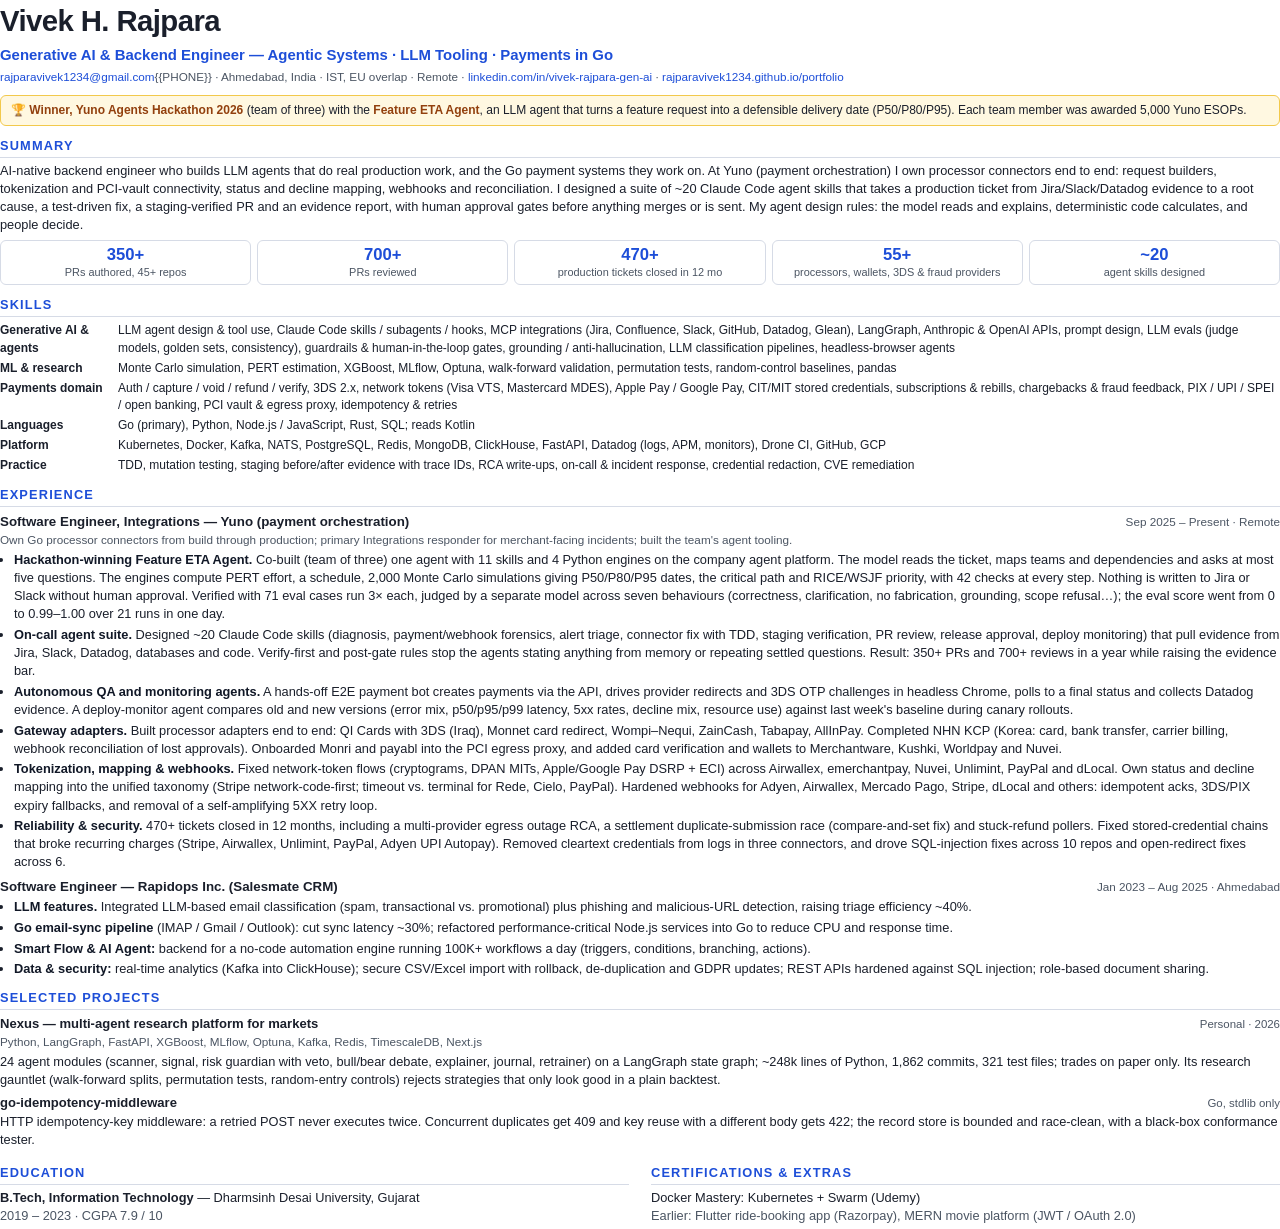
<file: resume/resume.html>
<!doctype html>
<html lang="en">
<head>
<meta charset="utf-8">
<title>Vivek H. Rajpara — Resume</title>
<style>
  @page { size: A4; margin: 13mm 14mm 12mm; }
  * { box-sizing: border-box; }
  body { margin: 0; font: 9.6pt/1.42 Arial, Helvetica, sans-serif; color: #1a1f2b; -webkit-print-color-adjust: exact; print-color-adjust: exact; }
  a { color: #1d4ed8; text-decoration: none; white-space: nowrap; }
  h1 { font-size: 22pt; margin: 0; letter-spacing: -.02em; }
  .title { font-size: 11.2pt; font-weight: 700; color: #1d4ed8; margin: 2px 0 4px; }
  .contact { font-size: 8.8pt; color: #4b5563; }
  .award-strip { margin: 9px 0 2px; padding: 6px 10px; border: 1px solid #f2c94c; background: #fff8e1; border-radius: 6px; font-size: 9pt; }
  .award-strip b { color: #92400e; }
  h2 { font-size: 9.6pt; text-transform: uppercase; letter-spacing: .09em; color: #1d4ed8; margin: 11px 0 4px; padding-bottom: 2px; border-bottom: 1px solid #d6dbe6; }
  p { margin: 0 0 4px; }
  .stats { display: flex; gap: 6px; margin: 6px 0 2px; }
  .stat { flex: 1; border: 1px solid #d6dbe6; border-radius: 6px; padding: 4px 6px; text-align: center; font-size: 8.2pt; color: #4b5563; line-height: 1.25; }
  .stat b { display: block; font-size: 12.5pt; color: #1d4ed8; }
  table.skills { border-collapse: collapse; width: 100%; font-size: 9pt; }
  table.skills td { padding: 1.5px 0; vertical-align: top; }
  table.skills td:first-child { width: 118px; font-weight: 700; padding-right: 8px; }
  .job-head { display: flex; justify-content: space-between; align-items: baseline; margin-top: 6px; }
  .job-head .role { font-weight: 700; font-size: 10pt; }
  .job-head .when { font-size: 8.8pt; color: #4b5563; white-space: nowrap; }
  .job-sub { font-size: 8.8pt; color: #4b5563; margin-bottom: 2px; }
  ul { margin: 2px 0 0; padding-left: 14px; }
  li { margin: 0 0 2.4px; }
  li b { color: #111827; }
  .project { margin-top: 5px; }
  .project-head { display: flex; justify-content: space-between; align-items: baseline; }
  .project-head b { font-size: 9.8pt; }
  .project-head span { font-size: 8.6pt; color: #4b5563; }
  .two { display: flex; gap: 22px; }
  .two > div { flex: 1; }
  .muted { color: #4b5563; }
  .avoid { break-inside: avoid; }
</style>
</head>
<body>
<header>
  <h1>Vivek H. Rajpara</h1>
  <div class="title">Generative AI &amp; Backend Engineer — Agentic Systems · LLM Tooling · Payments in Go</div>
  <div class="contact">
    <a href="mailto:rajparavivek1234@gmail.com">rajparavivek1234@gmail.com</a>{{PHONE}} · Ahmedabad, India · IST, EU overlap · Remote ·
    <a href="https://www.linkedin.com/in/vivek-rajpara-gen-ai">linkedin.com/in/vivek-rajpara-gen-ai</a> ·
    <a href="https://rajparavivek1234.github.io/portfolio/">rajparavivek1234.github.io/portfolio</a>
  </div>
  <div class="award-strip"><b>🏆 Winner, Yuno Agents Hackathon 2026</b> (team of three) with the <b>Feature ETA Agent</b>, an LLM agent that turns a feature request into a defensible delivery date (P50/P80/P95). Each team member was awarded 5,000 Yuno ESOPs.</div>
</header>

<h2>Summary</h2>
<p>AI-native backend engineer who builds LLM agents that do real production work, and the Go payment systems they work on. At Yuno (payment orchestration) I own processor connectors end to end: request builders, tokenization and PCI-vault connectivity, status and decline mapping, webhooks and reconciliation. I designed a suite of ~20 Claude Code agent skills that takes a production ticket from Jira/Slack/Datadog evidence to a root cause, a test-driven fix, a staging-verified PR and an evidence report, with human approval gates before anything merges or is sent. My agent design rules: the model reads and explains, deterministic code calculates, and people decide.</p>
<div class="stats">
  <div class="stat"><b>350+</b>PRs authored, 45+ repos</div>
  <div class="stat"><b>700+</b>PRs reviewed</div>
  <div class="stat"><b>470+</b>production tickets closed in 12 mo</div>
  <div class="stat"><b>55+</b>processors, wallets, 3DS &amp; fraud providers</div>
  <div class="stat"><b>~20</b>agent skills designed</div>
</div>

<h2>Skills</h2>
<table class="skills">
  <tr><td>Generative AI &amp; agents</td><td>LLM agent design &amp; tool use, Claude Code skills / subagents / hooks, MCP integrations (Jira, Confluence, Slack, GitHub, Datadog, Glean), LangGraph, Anthropic &amp; OpenAI APIs, prompt design, LLM evals (judge models, golden sets, consistency), guardrails &amp; human-in-the-loop gates, grounding / anti-hallucination, LLM classification pipelines, headless-browser agents</td></tr>
  <tr><td>ML &amp; research</td><td>Monte Carlo simulation, PERT estimation, XGBoost, MLflow, Optuna, walk-forward validation, permutation tests, random-control baselines, pandas</td></tr>
  <tr><td>Payments domain</td><td>Auth / capture / void / refund / verify, 3DS 2.x, network tokens (Visa VTS, Mastercard MDES), Apple Pay / Google Pay, CIT/MIT stored credentials, subscriptions &amp; rebills, chargebacks &amp; fraud feedback, PIX / UPI / SPEI / open banking, PCI vault &amp; egress proxy, idempotency &amp; retries</td></tr>
  <tr><td>Languages</td><td>Go (primary), Python, Node.js / JavaScript, Rust, SQL; reads Kotlin</td></tr>
  <tr><td>Platform</td><td>Kubernetes, Docker, Kafka, NATS, PostgreSQL, Redis, MongoDB, ClickHouse, FastAPI, Datadog (logs, APM, monitors), Drone CI, GitHub, GCP</td></tr>
  <tr><td>Practice</td><td>TDD, mutation testing, staging before/after evidence with trace IDs, RCA write-ups, on-call &amp; incident response, credential redaction, CVE remediation</td></tr>
</table>

<h2>Experience</h2>
<div class="job-head"><span class="role">Software Engineer, Integrations — Yuno (payment orchestration)</span><span class="when">Sep 2025 – Present · Remote</span></div>
<div class="job-sub">Own Go processor connectors from build through production; primary Integrations responder for merchant-facing incidents; built the team's agent tooling.</div>
<ul>
  <li><b>Hackathon-winning Feature ETA Agent.</b> Co-built (team of three) one agent with 11 skills and 4 Python engines on the company agent platform. The model reads the ticket, maps teams and dependencies and asks at most five questions. The engines compute PERT effort, a schedule, 2,000 Monte Carlo simulations giving P50/P80/P95 dates, the critical path and RICE/WSJF priority, with 42 checks at every step. Nothing is written to Jira or Slack without human approval. Verified with 71 eval cases run 3× each, judged by a separate model across seven behaviours (correctness, clarification, no fabrication, grounding, scope refusal…); the eval score went from 0 to 0.99–1.00 over 21 runs in one day.</li>
  <li><b>On-call agent suite.</b> Designed ~20 Claude Code skills (diagnosis, payment/webhook forensics, alert triage, connector fix with TDD, staging verification, PR review, release approval, deploy monitoring) that pull evidence from Jira, Slack, Datadog, databases and code. Verify-first and post-gate rules stop the agents stating anything from memory or repeating settled questions. Result: 350+ PRs and 700+ reviews in a year while raising the evidence bar.</li>
  <li><b>Autonomous QA and monitoring agents.</b> A hands-off E2E payment bot creates payments via the API, drives provider redirects and 3DS OTP challenges in headless Chrome, polls to a final status and collects Datadog evidence. A deploy-monitor agent compares old and new versions (error mix, p50/p95/p99 latency, 5xx rates, decline mix, resource use) against last week's baseline during canary rollouts.</li>
  <li><b>Gateway adapters.</b> Built processor adapters end to end: QI Cards with 3DS (Iraq), Monnet card redirect, Wompi–Nequi, ZainCash, Tabapay, AllInPay. Completed NHN KCP (Korea: card, bank transfer, carrier billing, webhook reconciliation of lost approvals). Onboarded Monri and payabl into the PCI egress proxy, and added card verification and wallets to Merchantware, Kushki, Worldpay and Nuvei.</li>
  <li><b>Tokenization, mapping &amp; webhooks.</b> Fixed network-token flows (cryptograms, DPAN MITs, Apple/Google Pay DSRP + ECI) across Airwallex, emerchantpay, Nuvei, Unlimint, PayPal and dLocal. Own status and decline mapping into the unified taxonomy (Stripe network-code-first; timeout vs. terminal for Rede, Cielo, PayPal). Hardened webhooks for Adyen, Airwallex, Mercado Pago, Stripe, dLocal and others: idempotent acks, 3DS/PIX expiry fallbacks, and removal of a self-amplifying 5XX retry loop.</li>
  <li><b>Reliability &amp; security.</b> 470+ tickets closed in 12 months, including a multi-provider egress outage RCA, a settlement duplicate-submission race (compare-and-set fix) and stuck-refund pollers. Fixed stored-credential chains that broke recurring charges (Stripe, Airwallex, Unlimint, PayPal, Adyen UPI Autopay). Removed cleartext credentials from logs in three connectors, and drove SQL-injection fixes across 10 repos and open-redirect fixes across 6.</li>
</ul>

<div class="job-head avoid"><span class="role">Software Engineer — Rapidops Inc. (Salesmate CRM)</span><span class="when">Jan 2023 – Aug 2025 · Ahmedabad</span></div>
<ul>
  <li><b>LLM features.</b> Integrated LLM-based email classification (spam, transactional vs. promotional) plus phishing and malicious-URL detection, raising triage efficiency ~40%.</li>
  <li><b>Go email-sync pipeline</b> (IMAP / Gmail / Outlook): cut sync latency ~30%; refactored performance-critical Node.js services into Go to reduce CPU and response time.</li>
  <li><b>Smart Flow &amp; AI Agent:</b> backend for a no-code automation engine running 100K+ workflows a day (triggers, conditions, branching, actions).</li>
  <li><b>Data &amp; security:</b> real-time analytics (Kafka into ClickHouse); secure CSV/Excel import with rollback, de-duplication and GDPR updates; REST APIs hardened against SQL injection; role-based document sharing.</li>
</ul>

<h2>Selected Projects</h2>
<div class="project avoid">
  <div class="project-head"><b>Nexus — multi-agent research platform for markets</b><span>Personal · 2026</span></div>
  <div class="job-sub">Python, LangGraph, FastAPI, XGBoost, MLflow, Optuna, Kafka, Redis, TimescaleDB, Next.js</div>
  <p>24 agent modules (scanner, signal, risk guardian with veto, bull/bear debate, explainer, journal, retrainer) on a LangGraph state graph; ~248k lines of Python, 1,862 commits, 321 test files; trades on paper only. Its research gauntlet (walk-forward splits, permutation tests, random-entry controls) rejects strategies that only look good in a plain backtest.</p>
</div>
<div class="project avoid">
  <div class="project-head"><b>go-idempotency-middleware</b><span>Go, stdlib only</span></div>
  <p>HTTP idempotency-key middleware: a retried POST never executes twice. Concurrent duplicates get 409 and key reuse with a different body gets 422; the record store is bounded and race-clean, with a black-box conformance tester.</p>
</div>

<div class="two avoid">
  <div>
    <h2>Education</h2>
    <p><b>B.Tech, Information Technology</b> — Dharmsinh Desai University, Gujarat<br><span class="muted">2019 – 2023 · CGPA 7.9 / 10</span></p>
  </div>
  <div>
    <h2>Certifications &amp; Extras</h2>
    <p>Docker Mastery: Kubernetes + Swarm (Udemy)<br><span class="muted">Earlier: Flutter ride-booking app (Razorpay), MERN movie platform (JWT / OAuth 2.0)</span></p>
  </div>
</div>
</body>
</html>
</file>
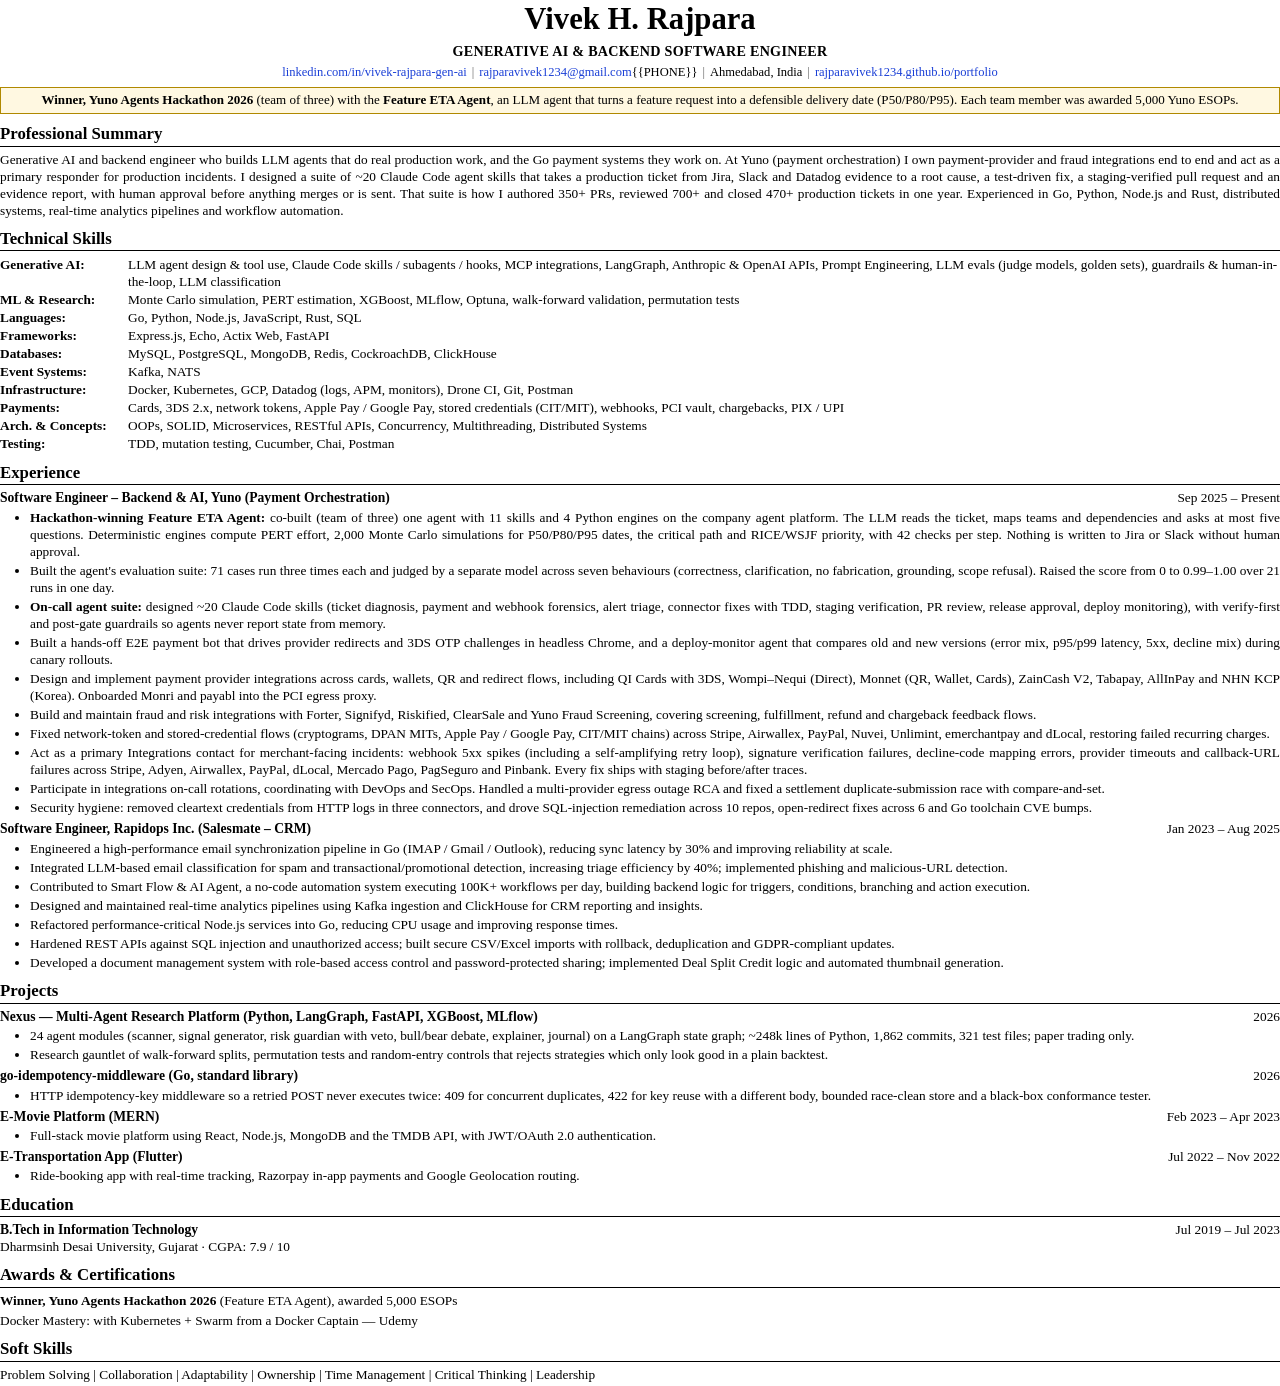
<file: resume/resume_classic.html>
<!doctype html>
<html lang="en">
<head>
<meta charset="utf-8">
<title>Vivek H. Rajpara — Resume</title>
<style>
  @page { size: Letter; margin: 13mm 16mm 11mm; }
  body { margin: 0; font: 10pt/1.28 "Times New Roman", Times, serif; color: #000; -webkit-print-color-adjust: exact; print-color-adjust: exact; }
  a { color: #1a3fd6; text-decoration: none; white-space: nowrap; }
  header { text-align: center; }
  h1 { font-size: 23pt; margin: 0; font-weight: 700; }
  .title { font-size: 10.6pt; font-weight: 700; letter-spacing: .02em; margin: 3px 0 4px; }
  .contact { font-size: 9.4pt; }
  .contact .sep { color: #666; margin: 0 5px; }
  .award { margin: 7px 0 0; padding: 4px 8px; border: 1px solid #b08900; background: #fff8e1; font-size: 9.8pt; text-align: center; }
  h2 { font-size: 12.6pt; margin: 9px 0 4px; padding-bottom: 1px; border-bottom: 1px solid #000; font-weight: 700; }
  p { margin: 0 0 3px; text-align: justify; }
  table.skills { border-collapse: collapse; width: 100%; }
  table.skills td { padding: 0.5px 0; vertical-align: top; }
  table.skills td:first-child { width: 128px; font-weight: 700; }
  .row { display: flex; justify-content: space-between; align-items: baseline; margin-top: 4px; }
  .row b { font-size: 10.2pt; }
  .sub { font-style: italic; margin: 0 0 1px; }
  ul { margin: 2px 0 0; padding-left: 30px; }
  li { margin: 0 0 2px; text-align: justify; }
  .avoid { break-inside: avoid; }
</style>
</head>
<body>
<header>
  <h1>Vivek H. Rajpara</h1>
  <div class="title">GENERATIVE AI &amp; BACKEND SOFTWARE ENGINEER</div>
  <div class="contact">
    <a href="https://www.linkedin.com/in/vivek-rajpara-gen-ai">linkedin.com/in/vivek-rajpara-gen-ai</a><span class="sep">|</span><a href="mailto:rajparavivek1234@gmail.com">rajparavivek1234@gmail.com</a>{{PHONE}}<span class="sep">|</span><span style="white-space:nowrap">Ahmedabad, India</span><span class="sep">|</span><a href="https://rajparavivek1234.github.io/portfolio/">rajparavivek1234.github.io/portfolio</a>
  </div>
  <div class="award"><b>Winner, Yuno Agents Hackathon 2026</b> (team of three) with the <b>Feature ETA Agent</b>, an LLM agent that turns a feature request into a defensible delivery date (P50/P80/P95). Each team member was awarded 5,000 Yuno ESOPs.</div>
</header>

<h2>Professional Summary</h2>
<p>Generative AI and backend engineer who builds LLM agents that do real production work, and the Go payment systems they work on. At Yuno (payment orchestration) I own payment-provider and fraud integrations end to end and act as a primary responder for production incidents. I designed a suite of ~20 Claude Code agent skills that takes a production ticket from Jira, Slack and Datadog evidence to a root cause, a test-driven fix, a staging-verified pull request and an evidence report, with human approval before anything merges or is sent. That suite is how I authored 350+ PRs, reviewed 700+ and closed 470+ production tickets in one year. Experienced in Go, Python, Node.js and Rust, distributed systems, real-time analytics pipelines and workflow automation.</p>

<h2>Technical Skills</h2>
<table class="skills">
  <tr><td>Generative AI:</td><td>LLM agent design &amp; tool use, Claude Code skills / subagents / hooks, MCP integrations, LangGraph, Anthropic &amp; OpenAI APIs, Prompt Engineering, LLM evals (judge models, golden sets), guardrails &amp; human-in-the-loop, LLM classification</td></tr>
  <tr><td>ML &amp; Research:</td><td>Monte Carlo simulation, PERT estimation, XGBoost, MLflow, Optuna, walk-forward validation, permutation tests</td></tr>
  <tr><td>Languages:</td><td>Go, Python, Node.js, JavaScript, Rust, SQL</td></tr>
  <tr><td>Frameworks:</td><td>Express.js, Echo, Actix Web, FastAPI</td></tr>
  <tr><td>Databases:</td><td>MySQL, PostgreSQL, MongoDB, Redis, CockroachDB, ClickHouse</td></tr>
  <tr><td>Event Systems:</td><td>Kafka, NATS</td></tr>
  <tr><td>Infrastructure:</td><td>Docker, Kubernetes, GCP, Datadog (logs, APM, monitors), Drone CI, Git, Postman</td></tr>
  <tr><td>Payments:</td><td>Cards, 3DS 2.x, network tokens, Apple Pay / Google Pay, stored credentials (CIT/MIT), webhooks, PCI vault, chargebacks, PIX / UPI</td></tr>
  <tr><td>Arch. &amp; Concepts:</td><td>OOPs, SOLID, Microservices, RESTful APIs, Concurrency, Multithreading, Distributed Systems</td></tr>
  <tr><td>Testing:</td><td>TDD, mutation testing, Cucumber, Chai, Postman</td></tr>
</table>

<h2>Experience</h2>
<div class="row"><b>Software Engineer – Backend &amp; AI, Yuno (Payment Orchestration)</b><span>Sep 2025 – Present</span></div>
<ul>
  <li><b>Hackathon-winning Feature ETA Agent:</b> co-built (team of three) one agent with 11 skills and 4 Python engines on the company agent platform. The LLM reads the ticket, maps teams and dependencies and asks at most five questions. Deterministic engines compute PERT effort, 2,000 Monte Carlo simulations for P50/P80/P95 dates, the critical path and RICE/WSJF priority, with 42 checks per step. Nothing is written to Jira or Slack without human approval.</li>
  <li>Built the agent's evaluation suite: 71 cases run three times each and judged by a separate model across seven behaviours (correctness, clarification, no fabrication, grounding, scope refusal). Raised the score from 0 to 0.99–1.00 over 21 runs in one day.</li>
  <li><b>On-call agent suite:</b> designed ~20 Claude Code skills (ticket diagnosis, payment and webhook forensics, alert triage, connector fixes with TDD, staging verification, PR review, release approval, deploy monitoring), with verify-first and post-gate guardrails so agents never report state from memory.</li>
  <li>Built a hands-off E2E payment bot that drives provider redirects and 3DS OTP challenges in headless Chrome, and a deploy-monitor agent that compares old and new versions (error mix, p95/p99 latency, 5xx, decline mix) during canary rollouts.</li>
  <li>Design and implement payment provider integrations across cards, wallets, QR and redirect flows, including QI Cards with 3DS, Wompi–Nequi (Direct), Monnet (QR, Wallet, Cards), ZainCash V2, Tabapay, AllInPay and NHN KCP (Korea). Onboarded Monri and payabl into the PCI egress proxy.</li>
  <li>Build and maintain fraud and risk integrations with Forter, Signifyd, Riskified, ClearSale and Yuno Fraud Screening, covering screening, fulfillment, refund and chargeback feedback flows.</li>
  <li>Fixed network-token and stored-credential flows (cryptograms, DPAN MITs, Apple Pay / Google Pay, CIT/MIT chains) across Stripe, Airwallex, PayPal, Nuvei, Unlimint, emerchantpay and dLocal, restoring failed recurring charges.</li>
  <li>Act as a primary Integrations contact for merchant-facing incidents: webhook 5xx spikes (including a self-amplifying retry loop), signature verification failures, decline-code mapping errors, provider timeouts and callback-URL failures across Stripe, Adyen, Airwallex, PayPal, dLocal, Mercado Pago, PagSeguro and Pinbank. Every fix ships with staging before/after traces.</li>
  <li>Participate in integrations on-call rotations, coordinating with DevOps and SecOps. Handled a multi-provider egress outage RCA and fixed a settlement duplicate-submission race with compare-and-set.</li>
  <li>Security hygiene: removed cleartext credentials from HTTP logs in three connectors, and drove SQL-injection remediation across 10 repos, open-redirect fixes across 6 and Go toolchain CVE bumps.</li>
</ul>

<div class="row avoid"><b>Software Engineer, Rapidops Inc. (Salesmate – CRM)</b><span>Jan 2023 – Aug 2025</span></div>
<ul>
  <li>Engineered a high-performance email synchronization pipeline in Go (IMAP / Gmail / Outlook), reducing sync latency by 30% and improving reliability at scale.</li>
  <li>Integrated LLM-based email classification for spam and transactional/promotional detection, increasing triage efficiency by 40%; implemented phishing and malicious-URL detection.</li>
  <li>Contributed to Smart Flow &amp; AI Agent, a no-code automation system executing 100K+ workflows per day, building backend logic for triggers, conditions, branching and action execution.</li>
  <li>Designed and maintained real-time analytics pipelines using Kafka ingestion and ClickHouse for CRM reporting and insights.</li>
  <li>Refactored performance-critical Node.js services into Go, reducing CPU usage and improving response times.</li>
  <li>Hardened REST APIs against SQL injection and unauthorized access; built secure CSV/Excel imports with rollback, deduplication and GDPR-compliant updates.</li>
  <li>Developed a document management system with role-based access control and password-protected sharing; implemented Deal Split Credit logic and automated thumbnail generation.</li>
</ul>

<h2>Projects</h2>
<div class="row avoid"><b>Nexus — Multi-Agent Research Platform (Python, LangGraph, FastAPI, XGBoost, MLflow)</b><span>2026</span></div>
<ul class="avoid">
  <li>24 agent modules (scanner, signal generator, risk guardian with veto, bull/bear debate, explainer, journal) on a LangGraph state graph; ~248k lines of Python, 1,862 commits, 321 test files; paper trading only.</li>
  <li>Research gauntlet of walk-forward splits, permutation tests and random-entry controls that rejects strategies which only look good in a plain backtest.</li>
</ul>
<div class="row avoid"><b>go-idempotency-middleware (Go, standard library)</b><span>2026</span></div>
<ul class="avoid">
  <li>HTTP idempotency-key middleware so a retried POST never executes twice: 409 for concurrent duplicates, 422 for key reuse with a different body, bounded race-clean store and a black-box conformance tester.</li>
</ul>
<div class="row avoid"><b>E-Movie Platform (MERN)</b><span>Feb 2023 – Apr 2023</span></div>
<ul class="avoid"><li>Full-stack movie platform using React, Node.js, MongoDB and the TMDB API, with JWT/OAuth 2.0 authentication.</li></ul>
<div class="row avoid"><b>E-Transportation App (Flutter)</b><span>Jul 2022 – Nov 2022</span></div>
<ul class="avoid"><li>Ride-booking app with real-time tracking, Razorpay in-app payments and Google Geolocation routing.</li></ul>

<div class="avoid">
<h2>Education</h2>
<div class="row" style="margin-top:0"><b>B.Tech in Information Technology</b><span>Jul 2019 – Jul 2023</span></div>
<p>Dharmsinh Desai University, Gujarat · CGPA: 7.9 / 10</p>
</div>

<div class="avoid">
<h2>Awards &amp; Certifications</h2>
<p><b>Winner, Yuno Agents Hackathon 2026</b> (Feature ETA Agent), awarded 5,000 ESOPs</p>
<p>Docker Mastery: with Kubernetes + Swarm from a Docker Captain — Udemy</p>
</div>

<div class="avoid">
<h2>Soft Skills</h2>
<p>Problem Solving | Collaboration | Adaptability | Ownership | Time Management | Critical Thinking | Leadership</p>
</div>
</body>
</html>
</file>
